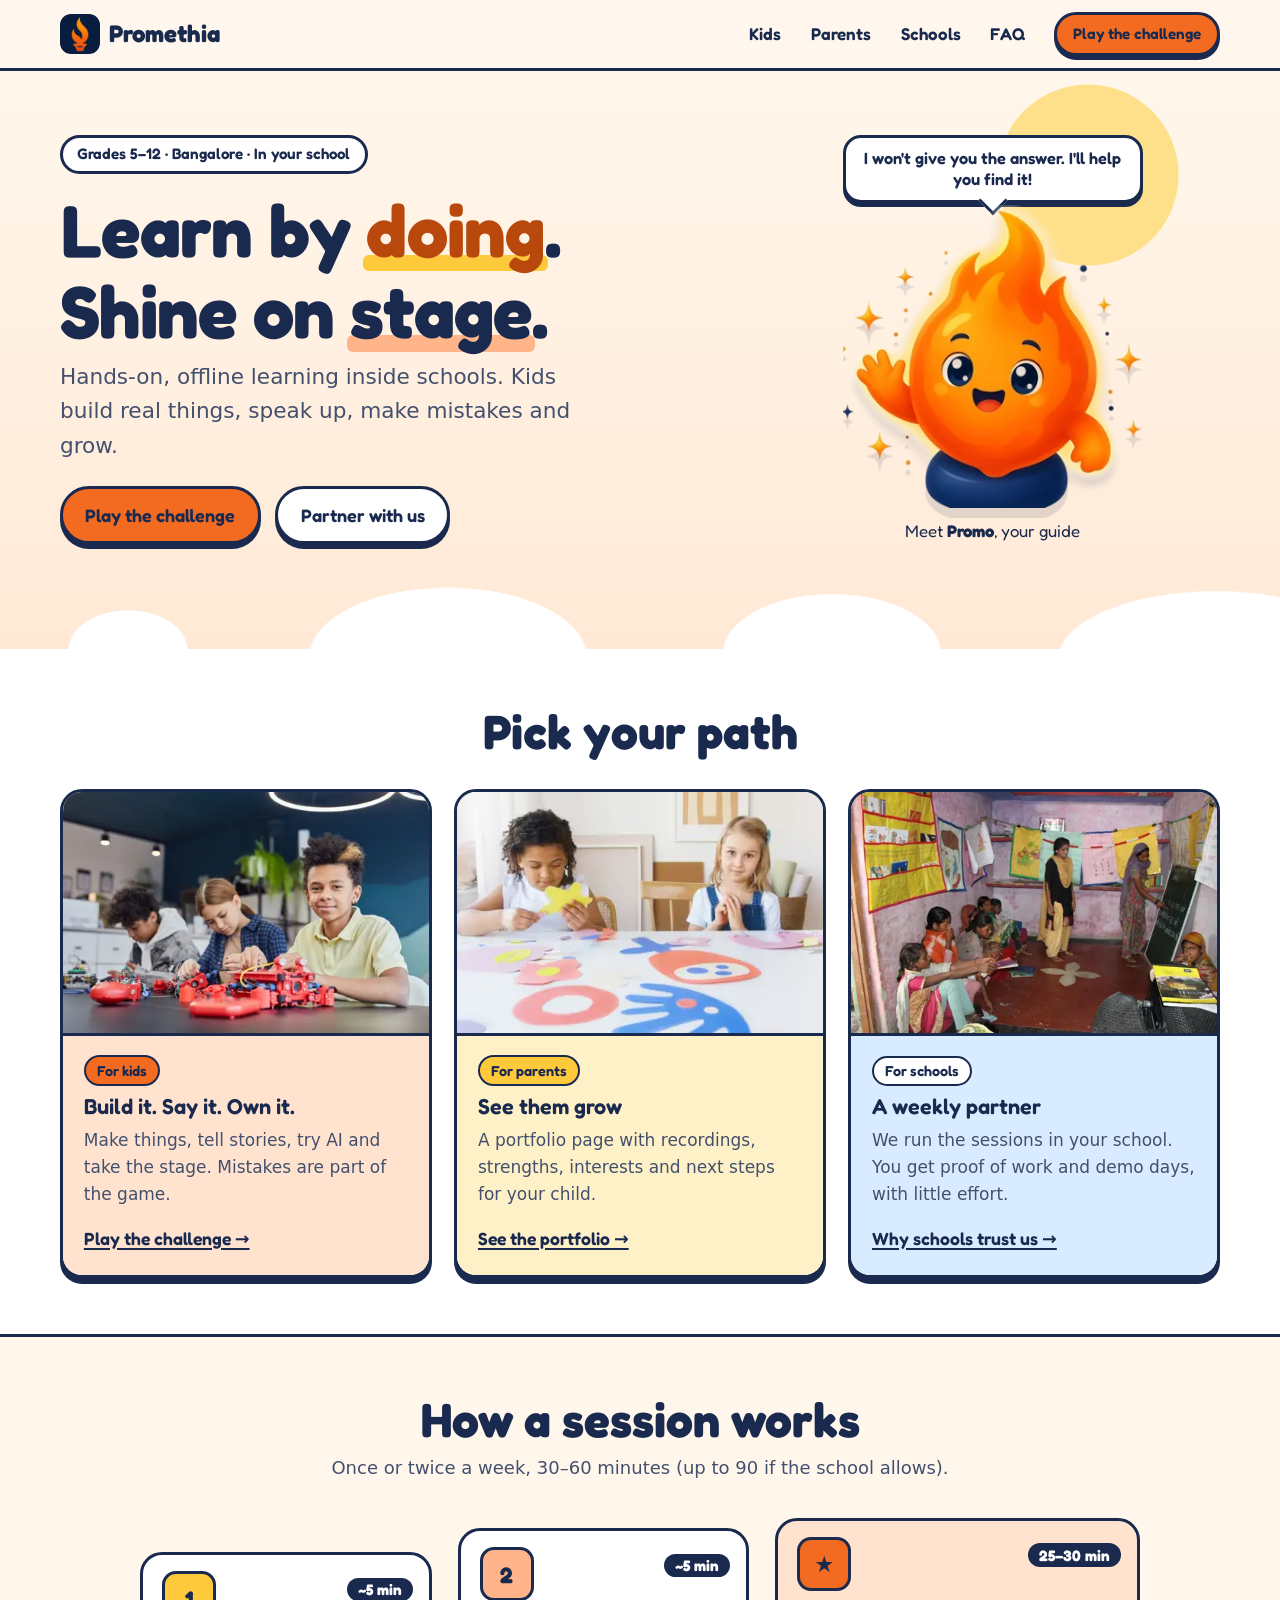
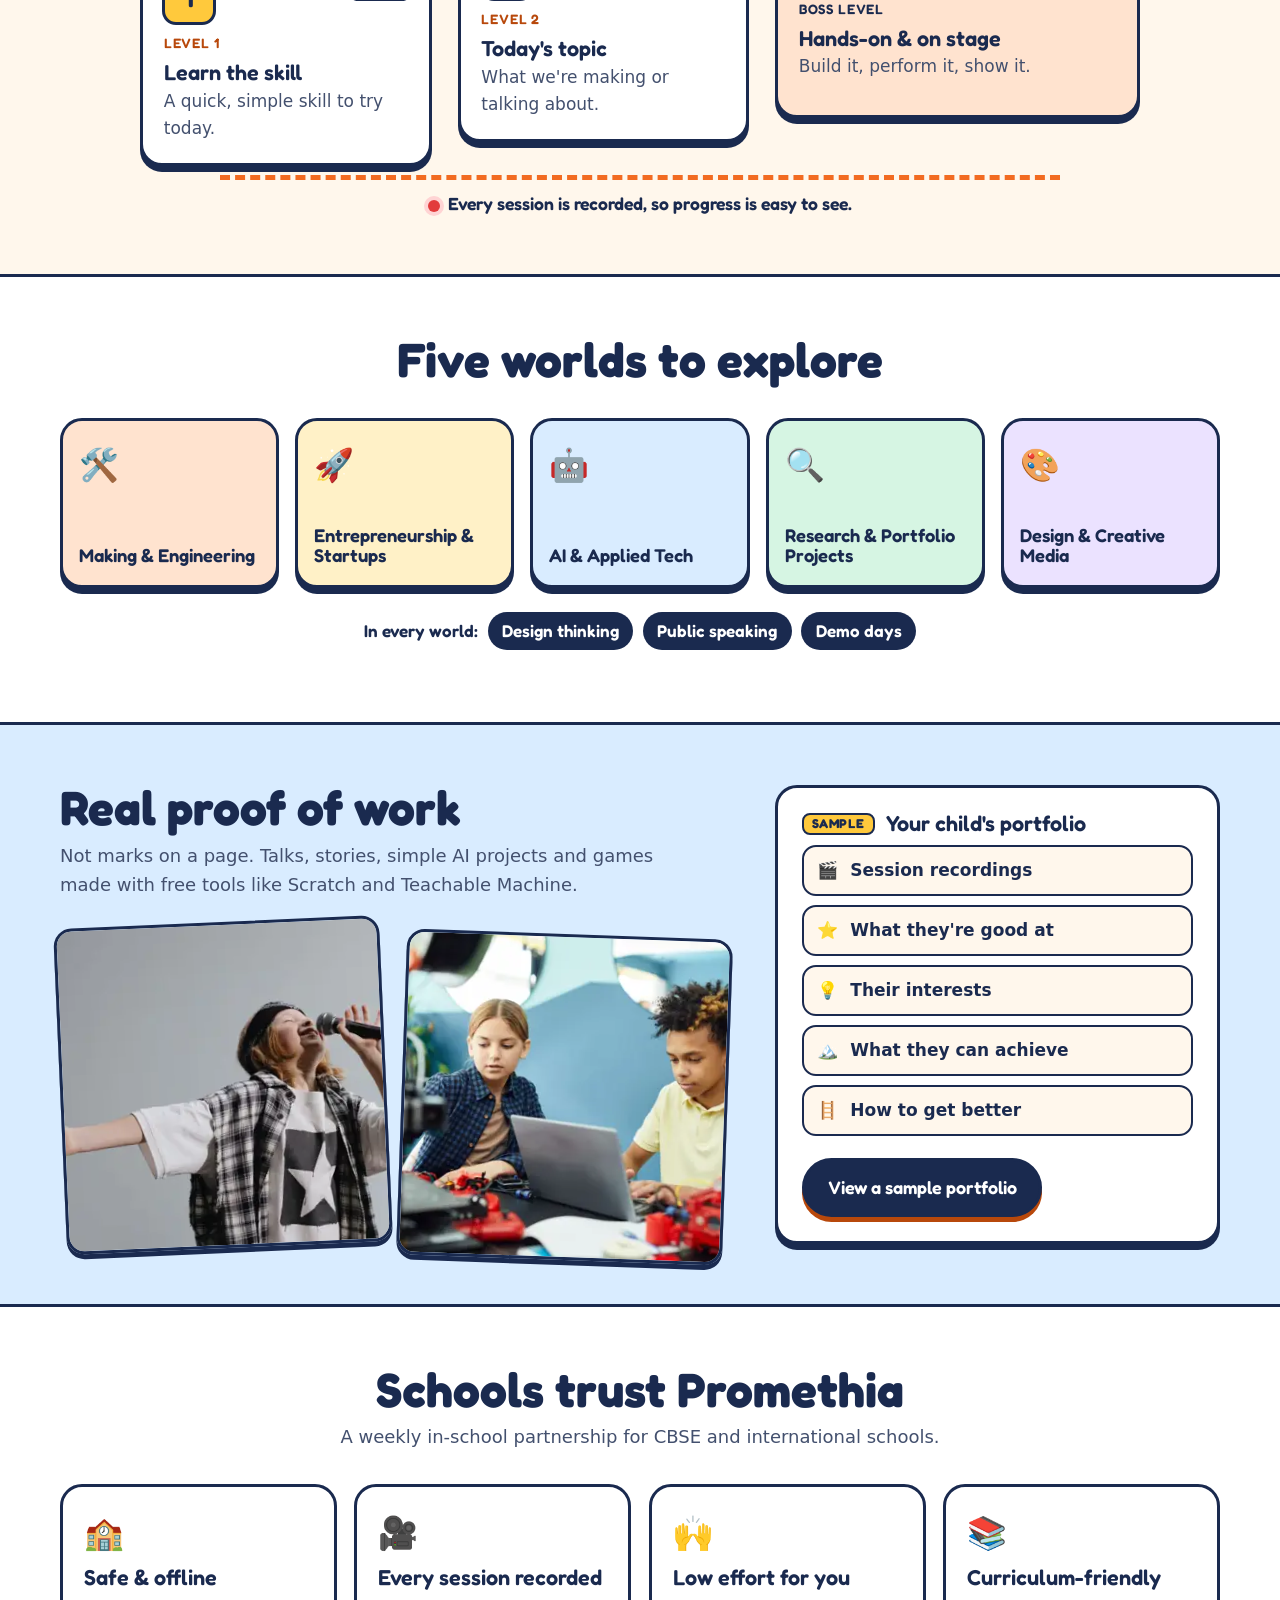
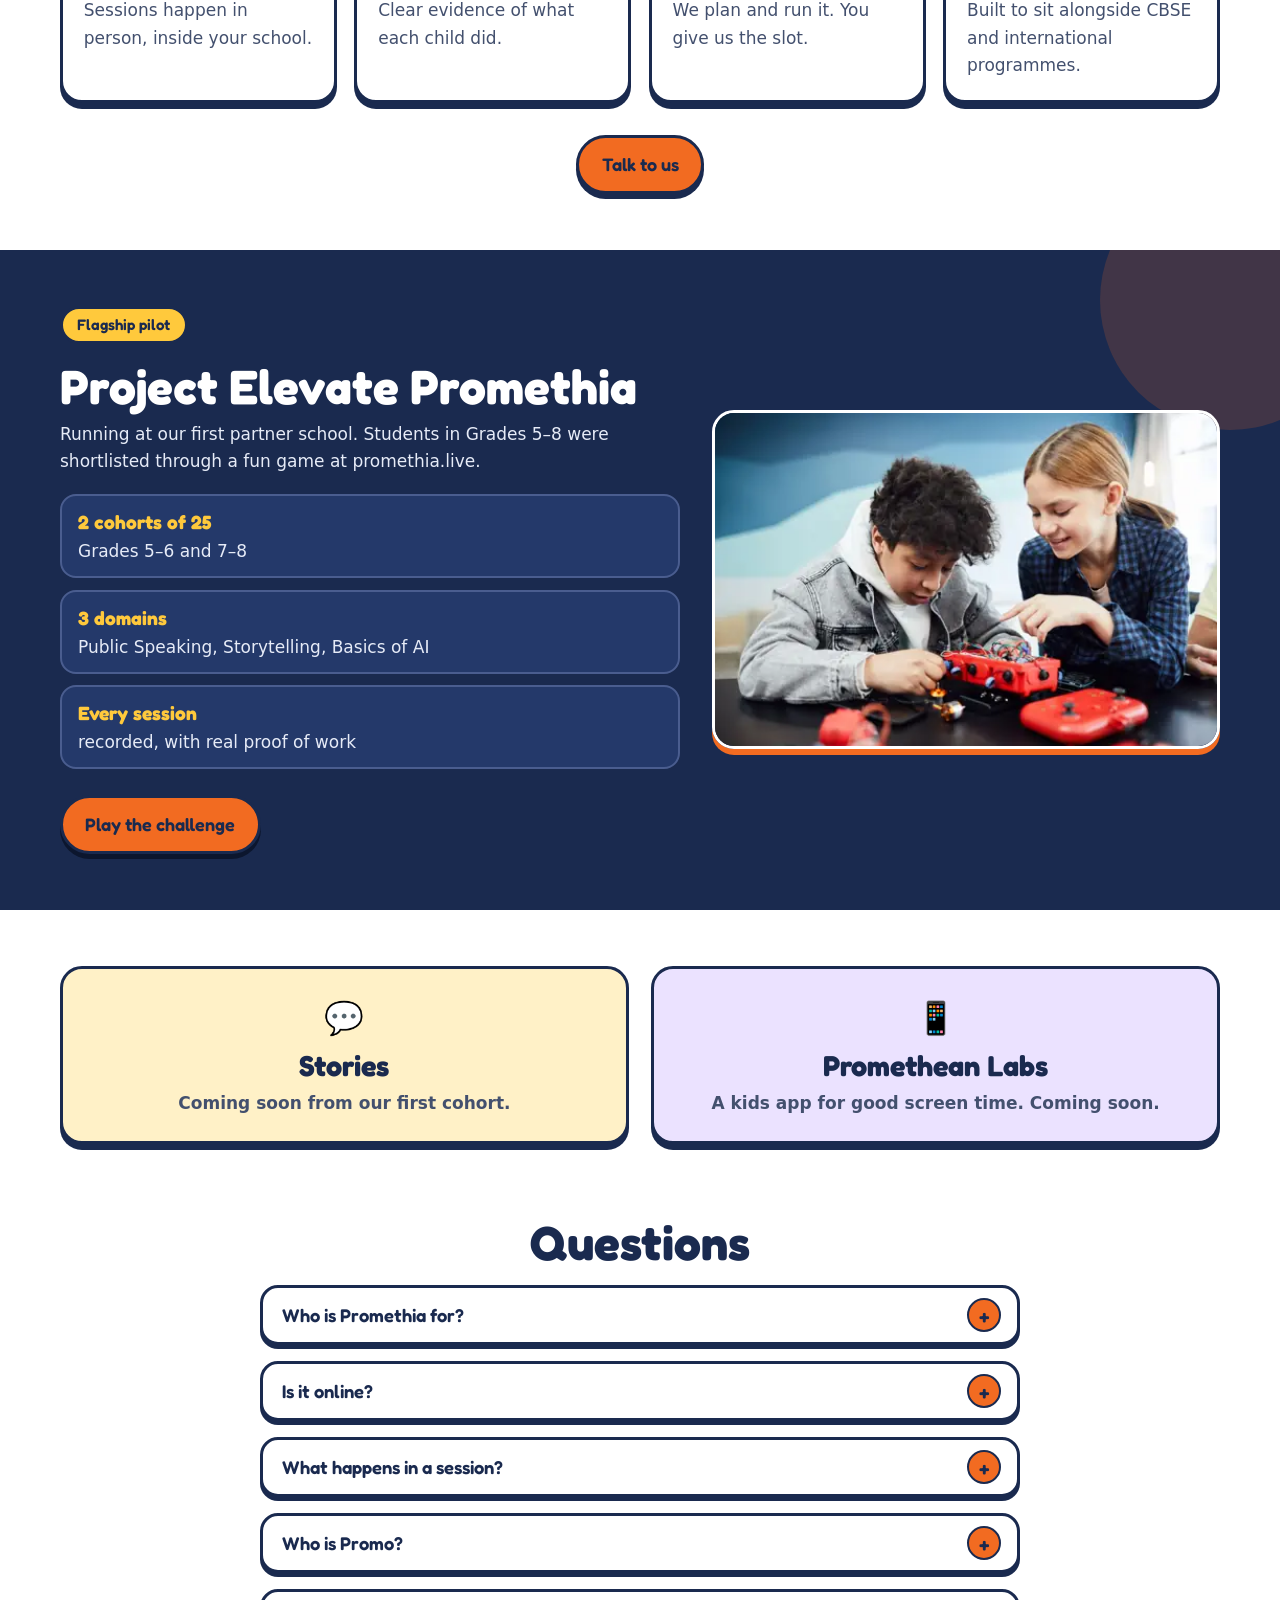
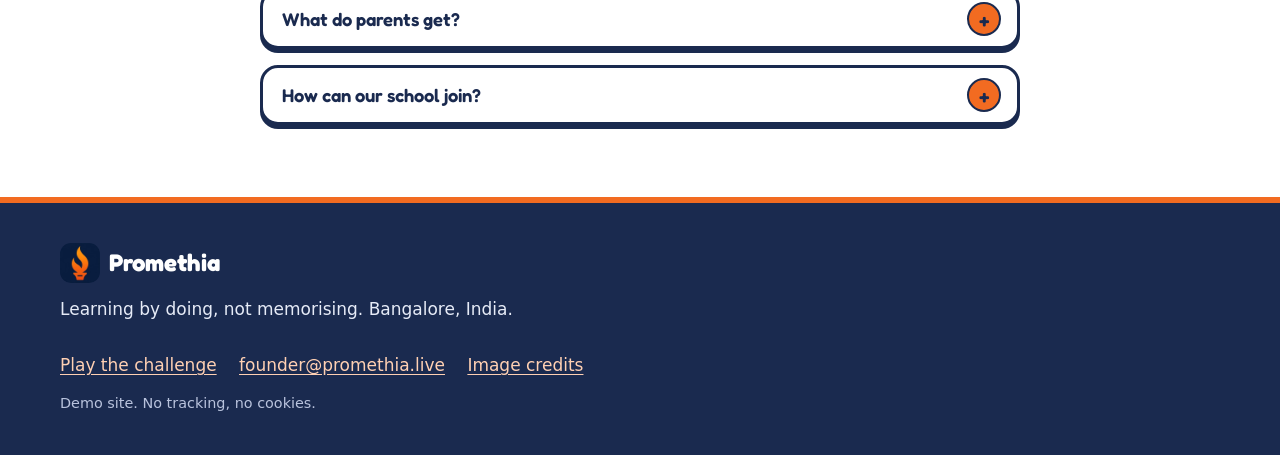
<file: index.html>
<!doctype html>
<html lang="en-IN">
<head>
<meta charset="utf-8">
<meta name="viewport" content="width=device-width, initial-scale=1">
<title>Promethia · Learn by doing, shine on stage</title>
<meta name="description" content="Promethia runs offline, hands-on cohort learning inside schools in Bangalore for Grades 5–12. Kids build, perform on stage, make mistakes and grow.">
<meta name="theme-color" content="#1a2a4f">
<meta property="og:title" content="Promethia · Learn by doing, shine on stage">
<meta property="og:description" content="Offline, hands-on, school-partnered cohort learning in Bangalore for Grades 5–12.">
<meta property="og:image" content="assets/img/logo-mark.png">
<link rel="icon" type="image/png" sizes="32x32" href="assets/img/favicon-32.png">
<link rel="apple-touch-icon" href="assets/img/apple-touch-icon.png">
<link rel="preload" href="assets/fonts/fredoka-latin.woff2" as="font" type="font/woff2" crossorigin>
<link rel="stylesheet" href="assets/style.css">
</head>
<body>
<a class="skip" href="#main">Skip to content</a>

<header class="top">
  <div class="wrap top-in">
    <a class="brand" href="#top" aria-label="Promethia home">
      <img src="assets/img/logo-mark.webp" width="40" height="40" alt="">
      <span>Promethia</span>
    </a>
    <nav aria-label="Main">
      <ul class="nav">
        <li><a href="#kids">Kids</a></li>
        <li><a href="#parents">Parents</a></li>
        <li><a href="#schools">Schools</a></li>
        <li><a href="#faq">FAQ</a></li>
      </ul>
    </nav>
    <a class="btn btn-sm" href="https://promethia.live">Play the challenge</a>
  </div>
</header>

<main id="main">

<!-- HERO -->
<section class="hero" id="top">
  <div class="wrap hero-in">
    <div class="hero-copy">
      <p class="eyebrow">Grades 5–12 · Bangalore · In your school</p>
      <h1>Learn by <span class="hl">doing</span>.<br>Shine on <span class="hl hl-2">stage</span>.</h1>
      <p class="lead">Hands-on, offline learning inside schools. Kids build real things, speak up, make mistakes and grow.</p>
      <div class="ctas">
        <a class="btn" href="https://promethia.live">Play the challenge</a>
        <a class="btn btn-ghost" href="mailto:founder@promethia.live?subject=Partner%20with%20Promethia">Partner with us</a>
      </div>
    </div>
    <div class="hero-art">
      <div class="promo-wrap">
        <button class="bubble" type="button" id="promo-bubble" aria-live="polite" title="Tap for another tip from Promo">I won't give you the answer. I'll help you find it!</button>
        <img class="promo" id="promo" src="assets/img/promo.webp" width="317" height="320" alt="Promo, Promethia's friendly torch-flame guide, waving hello">
      </div>
      <p class="promo-name">Meet <strong>Promo</strong>, your guide</p>
    </div>
  </div>
  <div class="hills" aria-hidden="true"></div>
</section>

<!-- AUDIENCE PATHS -->
<section class="section" aria-labelledby="paths-h">
  <div class="wrap">
    <h2 id="paths-h" class="center">Pick your path</h2>
    <div class="paths">
      <article class="card path path-kids" id="kids">
        <img src="assets/img/robotics-team-480.webp" srcset="assets/img/robotics-team-480.webp 480w, assets/img/robotics-team-900.webp 900w" sizes="(min-width:860px) 380px, 90vw" width="480" height="320" loading="lazy" alt="Three kids building a red robot together at a classroom table">
        <div class="card-body">
          <span class="tag">For kids</span>
          <h3>Build it. Say it. Own it.</h3>
          <p>Make things, tell stories, try AI and take the stage. Mistakes are part of the game.</p>
          <a class="link" href="https://promethia.live">Play the challenge →</a>
        </div>
      </article>
      <article class="card path path-parents" id="parents">
        <img src="assets/img/design-480.webp" srcset="assets/img/design-480.webp 480w, assets/img/design-900.webp 900w" sizes="(min-width:860px) 380px, 90vw" width="480" height="270" loading="lazy" alt="Two children smiling while making colourful paper shapes">
        <div class="card-body">
          <span class="tag">For parents</span>
          <h3>See them grow</h3>
          <p>A portfolio page with recordings, strengths, interests and next steps for your child.</p>
          <a class="link" href="#proof">See the portfolio →</a>
        </div>
      </article>
      <article class="card path path-schools">
        <img src="assets/img/classroom-india-480.webp" srcset="assets/img/classroom-india-480.webp 480w, assets/img/classroom-india-900.webp 900w" sizes="(min-width:860px) 380px, 90vw" width="480" height="320" loading="lazy" alt="Students and teachers in a bright Indian classroom decorated with charts">
        <div class="card-body">
          <span class="tag">For schools</span>
          <h3>A weekly partner</h3>
          <p>We run the sessions in your school. You get proof of work and demo days, with little effort.</p>
          <a class="link" href="#schools">Why schools trust us →</a>
        </div>
      </article>
    </div>
  </div>
</section>

<!-- SESSION QUEST -->
<section class="section quest-sec" aria-labelledby="quest-h">
  <div class="wrap">
    <h2 id="quest-h" class="center">How a session works</h2>
    <p class="sub center">Once or twice a week, 30–60 minutes (up to 90 if the school allows).</p>
    <ol class="quest">
      <li class="step s1">
        <span class="lvl">Level 1</span>
        <span class="mins">~5 min</span>
        <h3>Learn the skill</h3>
        <p>A quick, simple skill to try today.</p>
      </li>
      <li class="step s2">
        <span class="lvl">Level 2</span>
        <span class="mins">~5 min</span>
        <h3>Today's topic</h3>
        <p>What we're making or talking about.</p>
      </li>
      <li class="step s3">
        <span class="lvl">Boss level</span>
        <span class="mins">25–30 min</span>
        <h3>Hands-on &amp; on stage</h3>
        <p>Build it, perform it, show it.</p>
      </li>
    </ol>
    <p class="note center"><span class="dot" aria-hidden="true"></span> Every session is recorded, so progress is easy to see.</p>
  </div>
</section>

<!-- DOMAINS -->
<section class="section" aria-labelledby="dom-h">
  <div class="wrap">
    <h2 id="dom-h" class="center">Five worlds to explore</h2>
    <ul class="tiles">
      <li class="tile t1"><span class="ico" aria-hidden="true">🛠️</span><h3>Making &amp; Engineering</h3></li>
      <li class="tile t2"><span class="ico" aria-hidden="true">🚀</span><h3>Entrepreneurship &amp; Startups</h3></li>
      <li class="tile t3"><span class="ico" aria-hidden="true">🤖</span><h3>AI &amp; Applied Tech</h3></li>
      <li class="tile t4"><span class="ico" aria-hidden="true">🔍</span><h3>Research &amp; Portfolio Projects</h3></li>
      <li class="tile t5"><span class="ico" aria-hidden="true">🎨</span><h3>Design &amp; Creative Media</h3></li>
    </ul>
    <p class="chips center" aria-label="Across every domain">
      <span>In every world:</span>
      <span class="chip">Design thinking</span>
      <span class="chip">Public speaking</span>
      <span class="chip">Demo days</span>
    </p>
  </div>
</section>

<!-- PROOF + PORTFOLIO -->
<section class="section proof-sec" id="proof" aria-labelledby="proof-h">
  <div class="wrap proof">
    <div>
      <h2 id="proof-h">Real proof of work</h2>
      <p class="sub">Not marks on a page. Talks, stories, simple AI projects and games made with free tools like Scratch and Teachable Machine.</p>
      <div class="collage">
        <img src="assets/img/stage-480.webp" srcset="assets/img/stage-480.webp 480w, assets/img/stage-900.webp 900w" sizes="(min-width:860px) 380px, 90vw" width="480" height="320" loading="lazy" alt="A child singing confidently into a microphone">
        <img src="assets/img/ai-laptop-480.webp" srcset="assets/img/ai-laptop-480.webp 480w, assets/img/ai-laptop-900.webp 900w" sizes="(min-width:860px) 380px, 90vw" width="480" height="320" loading="lazy" alt="Two kids working together on a laptop beside a robot kit">
      </div>
    </div>
    <div class="portfolio card" aria-label="Sample portfolio page preview">
      <div class="pf-head">
        <span class="badge">Sample</span>
        <h3>Your child's portfolio</h3>
      </div>
      <ul class="pf-list">
        <li><span aria-hidden="true">🎬</span> Session recordings</li>
        <li><span aria-hidden="true">⭐</span> What they're good at</li>
        <li><span aria-hidden="true">💡</span> Their interests</li>
        <li><span aria-hidden="true">🏔️</span> What they can achieve</li>
        <li><span aria-hidden="true">🪜</span> How to get better</li>
      </ul>
      <a class="btn btn-navy" href="https://soulcloude00.github.io/promethia-portfolio-demo/">View a sample portfolio</a>
    </div>
  </div>
</section>

<!-- SCHOOLS -->
<section class="section schools-sec" id="schools" aria-labelledby="sch-h">
  <div class="wrap">
    <h2 id="sch-h" class="center">Schools trust Promethia</h2>
    <p class="sub center">A weekly in-school partnership for CBSE and international schools.</p>
    <ul class="trust">
      <li class="card"><span class="ico" aria-hidden="true">🏫</span><h3>Safe &amp; offline</h3><p>Sessions happen in person, inside your school.</p></li>
      <li class="card"><span class="ico" aria-hidden="true">🎥</span><h3>Every session recorded</h3><p>Clear evidence of what each child did.</p></li>
      <li class="card"><span class="ico" aria-hidden="true">🙌</span><h3>Low effort for you</h3><p>We plan and run it. You give us the slot.</p></li>
      <li class="card"><span class="ico" aria-hidden="true">📚</span><h3>Curriculum-friendly</h3><p>Built to sit alongside CBSE and international programmes.</p></li>
    </ul>
    <div class="center"><a class="btn" href="mailto:founder@promethia.live?subject=Promethia%20for%20our%20school">Talk to us</a></div>
  </div>
</section>

<!-- PILOT -->
<section class="pilot" aria-labelledby="pilot-h">
  <div class="wrap pilot-in">
    <div>
      <p class="eyebrow eyebrow-light">Flagship pilot</p>
      <h2 id="pilot-h">Project Elevate Promethia</h2>
      <p>Running at our first partner school. Students in Grades 5–8 were shortlisted through a fun game at promethia.live.</p>
      <ul class="pilot-facts">
        <li><strong>2 cohorts of 25</strong> Grades 5–6 and 7–8</li>
        <li><strong>3 domains</strong> Public Speaking, Storytelling, Basics of AI</li>
        <li><strong>Every session</strong> recorded, with real proof of work</li>
      </ul>
      <a class="btn" href="https://promethia.live">Play the challenge</a>
    </div>
    <img src="assets/img/making-480.webp" srcset="assets/img/making-480.webp 480w, assets/img/making-900.webp 900w" sizes="(min-width:860px) 380px, 90vw" width="480" height="320" loading="lazy" alt="A boy and a girl wiring up a small robot together">
  </div>
</section>

<!-- TESTIMONIALS + COMING SOON -->
<section class="section" aria-label="Stories and what's next">
  <div class="wrap duo">
    <div class="card soon">
      <span class="ico" aria-hidden="true">💬</span>
      <h2>Stories</h2>
      <p>Coming soon from our first cohort.</p>
    </div>
    <div class="card soon soon-app">
      <span class="ico" aria-hidden="true">📱</span>
      <h2>Promethean Labs</h2>
      <p>A kids app for good screen time. Coming soon.</p>
    </div>
  </div>
</section>

<!-- FAQ -->
<section class="section faq-sec" id="faq" aria-labelledby="faq-h">
  <div class="wrap narrow">
    <h2 id="faq-h" class="center">Questions</h2>
    <details>
      <summary>Who is Promethia for?</summary>
      <p>Students in Grades 5–12 today, and all grades later. We work through schools in Bangalore.</p>
    </details>
    <details>
      <summary>Is it online?</summary>
      <p>No. Promethia is offline and hands-on. Sessions happen in person at school, in small cohorts.</p>
    </details>
    <details>
      <summary>What happens in a session?</summary>
      <p>About 5 minutes to learn a skill, 5 minutes on the day's topic, then 25–30 minutes hands-on or on stage. Sessions run 30–60 minutes, once or twice a week.</p>
    </details>
    <details>
      <summary>Who is Promo?</summary>
      <p>Promo is our torch-flame guide. Promo cheers kids on and asks good questions, but never gives away the answer.</p>
    </details>
    <details>
      <summary>What do parents get?</summary>
      <p>A portfolio page with session recordings, what your child is good at, their interests, what they can achieve and how to get better. <a href="https://soulcloude00.github.io/promethia-portfolio-demo/">See a sample</a>.</p>
    </details>
    <details>
      <summary>How can our school join?</summary>
      <p>Email <a href="mailto:founder@promethia.live">founder@promethia.live</a> and we'll set up a chat.</p>
    </details>
  </div>
</section>

</main>

<footer class="foot">
  <div class="wrap foot-in">
    <div class="brand brand-light">
      <img src="assets/img/logo-mark.webp" width="40" height="40" alt="">
      <span>Promethia</span>
    </div>
    <p>Learning by doing, not memorising. Bangalore, India.</p>
    <ul class="foot-links">
      <li><a href="https://promethia.live">Play the challenge</a></li>
      <li><a href="mailto:founder@promethia.live">founder@promethia.live</a></li>
      <li><a href="credits.html">Image credits</a></li>
    </ul>
    <p class="small">Demo site. No tracking, no cookies.</p>
  </div>
</footer>

<script src="assets/promo.js" defer></script>
</body>
</html>
</file>
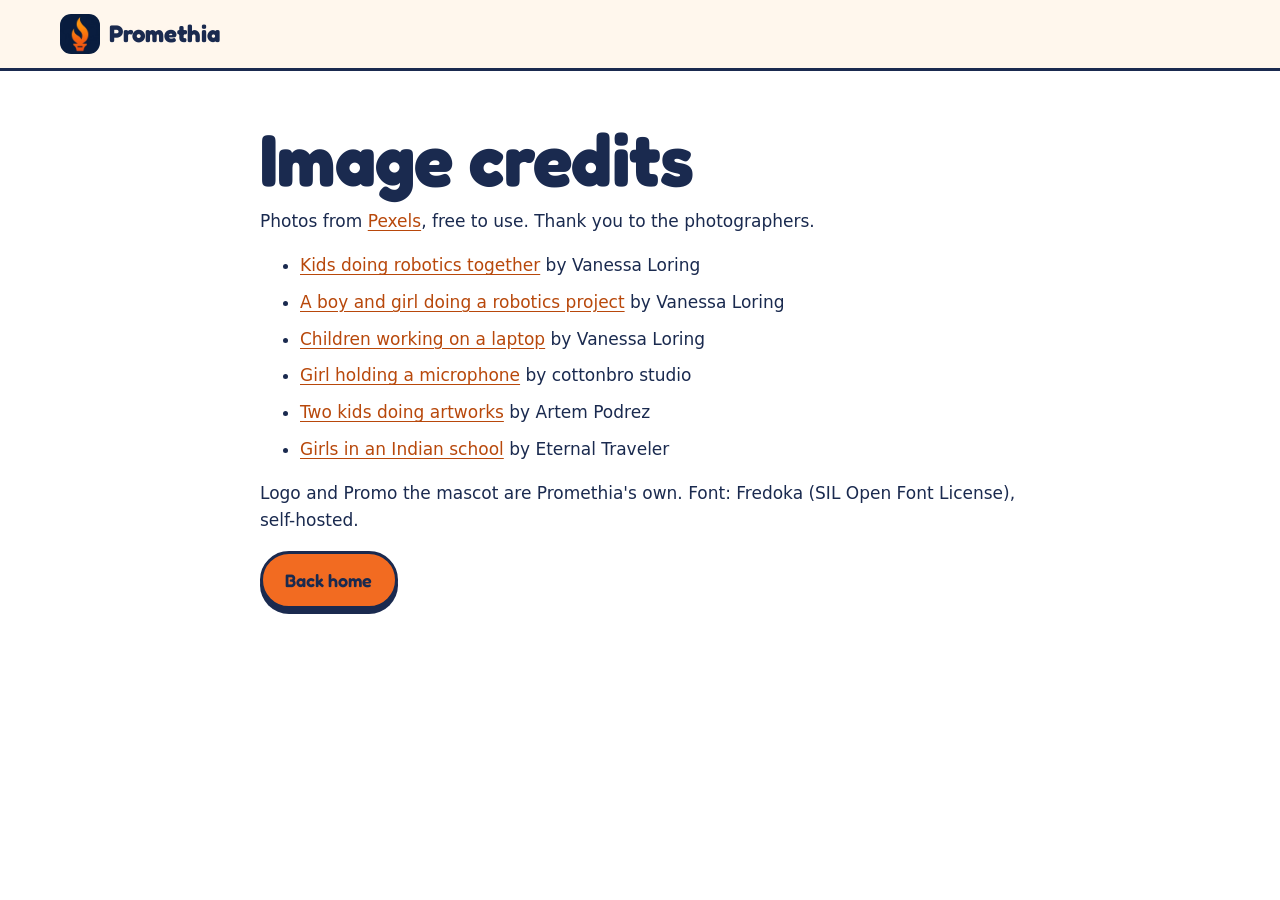
<file: credits.html>
<!doctype html>
<html lang="en-IN"><head><meta charset="utf-8"><meta name="viewport" content="width=device-width, initial-scale=1">
<title>Image credits · Promethia</title><link rel="icon" type="image/png" href="assets/img/favicon-32.png"><link rel="stylesheet" href="assets/style.css"></head>
<body>
<header class="top"><div class="wrap top-in"><a class="brand" href="./"><img src="assets/img/logo-mark.webp" width="40" height="40" alt=""><span>Promethia</span></a></div></header>
<main class="wrap narrow credits">
<h1>Image credits</h1>
<p>Photos from <a href="https://www.pexels.com/license/">Pexels</a>, free to use. Thank you to the photographers.</p>
<ul>
<li><a href="https://www.pexels.com/photo/young-children-doing-robotics-together-7868889/">Kids doing robotics together</a> by Vanessa Loring</li>
<li><a href="https://www.pexels.com/photo/a-boy-and-girl-doing-robotic-project-7869040/">A boy and girl doing a robotics project</a> by Vanessa Loring</li>
<li><a href="https://www.pexels.com/photo/focused-diverse-children-working-on-laptop-7869230/">Children working on a laptop</a> by Vanessa Loring</li>
<li><a href="https://www.pexels.com/photo/close-up-shot-of-a-girl-holding-a-microphone-9643919/">Girl holding a microphone</a> by cottonbro studio</li>
<li><a href="https://www.pexels.com/photo/two-kids-doing-some-artworks-6941091/">Two kids doing artworks</a> by Artem Podrez</li>
<li><a href="https://www.pexels.com/photo/girls-in-indian-school-12199101/">Girls in an Indian school</a> by Eternal Traveler</li>
</ul>
<p>Logo and Promo the mascot are Promethia's own. Font: Fredoka (SIL Open Font License), self-hosted.</p>
<p><a class="btn" href="./">Back home</a></p>
</main>
</body></html>
</file>
<file: assets/style.css>
@font-face{font-family:"Fredoka";src:url(fonts/fredoka-latin.woff2) format("woff2");font-weight:300 700;font-display:swap}
:root{
  --navy:#1a2a4f;--navy-2:#24396a;--orange:#f26b21;--orange-dk:#b8480b;
  --sun:#ffc93c;--peach:#ffe3cf;--cream:#fff7ec;--sky:#d9ecff;--mint:#d6f5e3;--lilac:#ebe2ff;
  --ink:#1a2a4f;--muted:#43506e;--r:22px;--line:3px solid var(--navy);--pop:0 6px 0 var(--navy);
  --head:"Fredoka",ui-rounded,"Segoe UI Rounded","Arial Rounded MT Bold",system-ui,sans-serif;
}
*{box-sizing:border-box}
html{scroll-behavior:smooth;-webkit-text-size-adjust:100%}
@media (prefers-reduced-motion:reduce){html{scroll-behavior:auto}*{animation:none!important;transition:none!important}}
body{margin:0;font:400 1.0625rem/1.6 system-ui,-apple-system,"Segoe UI",Roboto,sans-serif;color:var(--ink);background:#fff;overflow-x:hidden}
img{max-width:100%;height:auto;display:block}
a{color:var(--orange-dk);text-underline-offset:3px}
h1,h2,h3{font-family:var(--head);line-height:1.1;margin:0 0 .5rem;color:var(--navy);font-weight:700}
h1{font-size:clamp(2.6rem,9vw,4.6rem);letter-spacing:-.01em}
h2{font-size:clamp(2rem,6.5vw,3rem)}
h3{font-size:1.35rem;font-weight:600}
p{margin:0 0 1rem}
.wrap{width:min(1160px,100% - 2.5rem);margin-inline:auto}
.narrow{width:min(760px,100% - 2.5rem)}
.center{text-align:center}
.sub{color:var(--muted);font-size:1.125rem;max-width:40rem;margin-inline:auto}
.skip{position:absolute;left:-999px;top:0;background:var(--navy);color:#fff;padding:.6rem 1rem;z-index:99;border-radius:0 0 12px 0}
.skip:focus{left:0}
:focus-visible{outline:3px solid var(--orange);outline-offset:3px;border-radius:6px}

/* buttons */
.btn{display:inline-flex;align-items:center;justify-content:center;gap:.4rem;font-family:var(--head);font-weight:600;font-size:1.125rem;
  color:var(--navy);background:var(--orange);border:var(--line);border-radius:999px;padding:.75rem 1.4rem;text-decoration:none;
  box-shadow:0 5px 0 var(--navy);transition:transform .12s,box-shadow .12s;min-height:48px}
.btn:hover{transform:translateY(-2px);box-shadow:0 7px 0 var(--navy)}
.btn:active{transform:translateY(4px);box-shadow:0 1px 0 var(--navy)}
.btn-ghost{background:#fff}
.btn-navy{background:var(--navy);color:#fff;box-shadow:0 5px 0 var(--orange-dk)}
.btn-navy:hover{box-shadow:0 7px 0 var(--orange-dk)}
.btn-sm{font-size:.95rem;padding:.45rem 1rem;min-height:44px;box-shadow:0 4px 0 var(--navy)}

/* header */
.top{position:sticky;top:0;z-index:20;background:rgba(255,247,236,.94);backdrop-filter:blur(8px);border-bottom:3px solid var(--navy)}
.top-in{display:flex;align-items:center;gap:1rem;min-height:68px}
.brand{display:flex;align-items:center;gap:.55rem;font-family:var(--head);font-weight:700;font-size:1.5rem;color:var(--navy);text-decoration:none}
.brand img{width:40px;height:40px;border-radius:11px}
.top nav{margin-left:auto}
.top-in{flex-wrap:wrap}
.nav{display:flex;list-style:none;margin:0;padding:0;gap:.25rem}
@media (max-width:859px){.top nav{order:3;width:100%;margin:0 0 .45rem}.nav{justify-content:space-between}.nav a{padding:.35rem .7rem;font-size:.95rem;display:inline-block}.top .btn-sm{margin-left:auto}}
.nav a{font-family:var(--head);font-weight:600;color:var(--navy);text-decoration:none;padding:.5rem .8rem;border-radius:999px}
.nav a:hover{background:var(--peach)}

@media (max-width:420px){.brand span{font-size:1.3rem}.btn-sm{font-size:.85rem;padding:.4rem .75rem}}

/* hero */
.hero{position:relative;background:radial-gradient(circle at 85% 18%,#ffe08a 0 90px,transparent 91px),linear-gradient(180deg,var(--cream),#ffe9d6);padding:2.5rem 0 5.5rem;overflow:hidden}
.hero-in{display:grid;gap:1.5rem;align-items:center;position:relative;z-index:1}
.eyebrow{display:inline-block;font-family:var(--head);font-weight:600;background:#fff;border:var(--line);border-radius:999px;padding:.25rem .9rem;font-size:.95rem;margin-bottom:1rem}
.eyebrow-light{background:var(--sun);color:var(--navy)}
.hl{color:var(--orange-dk);position:relative;white-space:nowrap}
.hl::after{content:"";position:absolute;left:-2%;right:-2%;bottom:.04em;height:.22em;background:var(--sun);z-index:-1;border-radius:6px}
.hl-2{color:var(--navy)}
.hl-2::after{background:#ffb48a}
.lead{font-size:clamp(1.15rem,3.6vw,1.35rem);max-width:34rem;color:var(--muted)}
.ctas{display:flex;flex-wrap:wrap;gap:.9rem;margin-top:1.4rem}
.hero-art{display:flex;flex-direction:column;align-items:center}
.promo-wrap{position:relative;padding-top:4.4rem}
.promo{width:min(260px,62vw);animation:bob 3.2s ease-in-out infinite;cursor:pointer;filter:drop-shadow(0 10px 0 rgba(26,42,79,.12))}
@keyframes bob{50%{transform:translateY(-10px) rotate(-2deg)}}
.bubble{position:absolute;top:0;left:50%;transform:translateX(-50%);width:max-content;max-width:min(300px,82vw);font:600 1.02rem/1.3 var(--head);color:var(--navy);
  background:#fff;border:var(--line);border-radius:18px;padding:.6rem .9rem;box-shadow:0 4px 0 var(--navy);cursor:pointer;text-align:center}
.bubble::after{content:"";position:absolute;left:50%;bottom:-11px;width:18px;height:18px;background:#fff;border-right:var(--line);border-bottom:var(--line);transform:translateX(-50%) rotate(45deg)}
.promo-name{font-family:var(--head);margin:.6rem 0 0;font-size:1.05rem}
.hills{position:absolute;left:0;right:0;bottom:-1px;height:70px;background:
  radial-gradient(60px 40px at 10% 100%,#fff 98%,transparent),radial-gradient(140px 70px at 35% 110%,#fff 98%,transparent),
  radial-gradient(110px 60px at 65% 105%,#fff 98%,transparent),radial-gradient(160px 70px at 95% 115%,#fff 98%,transparent)}
@media (min-width:860px){.hero{padding:4rem 0 6.5rem}.hero-in{grid-template-columns:1.2fr .8fr}.promo{width:300px}}

/* sections */
.section{padding:3.5rem 0}
.card{background:#fff;border:var(--line);border-radius:var(--r);box-shadow:var(--pop)}
.paths{display:grid;gap:1.4rem;margin-top:2rem}
@media (min-width:760px){.paths{grid-template-columns:repeat(3,1fr)}}
.path{overflow:hidden;display:flex;flex-direction:column;transition:transform .15s}
.path:hover{transform:translateY(-4px) rotate(-.4deg)}
.path img{aspect-ratio:3/2;object-fit:cover;width:100%;border-bottom:var(--line)}
.card-body{padding:1.2rem 1.3rem 1.4rem;flex:1;display:flex;flex-direction:column}
.card-body p{color:var(--muted);flex:1}
.tag{align-self:flex-start;font-family:var(--head);font-weight:600;font-size:.9rem;border:2px solid var(--navy);border-radius:999px;padding:.1rem .7rem;margin-bottom:.6rem}
.path-kids .card-body{background:var(--peach)}.path-kids .tag{background:var(--orange)}
.path-parents .card-body{background:#fff1c7}.path-parents .tag{background:var(--sun)}
.path-schools .card-body{background:var(--sky)}.path-schools .tag{background:#fff}
.link{font-family:var(--head);font-weight:600;font-size:1.1rem;color:var(--navy);text-decoration-thickness:2px}

/* quest */
.quest-sec{background:var(--cream);border-block:3px solid var(--navy)}
.quest{list-style:none;padding:0;margin:2.2rem auto 1.5rem;display:grid;gap:1.6rem;max-width:1000px;position:relative}
.quest::before{content:"";position:absolute;left:34px;top:20px;bottom:20px;border-left:5px dashed var(--orange)}
.step{position:relative;background:#fff;border:var(--line);border-radius:var(--r);box-shadow:var(--pop);padding:1.1rem 1.2rem 1rem 5.4rem;min-height:110px}
.step::before{position:absolute;left:12px;top:1rem;width:48px;height:48px;border:var(--line);border-radius:14px;display:grid;place-items:center;font:700 1.4rem var(--head);color:var(--navy)}
.s1::before{content:"1";background:var(--sun)}.s2::before{content:"2";background:#ffb48a}.s3::before{content:"★";background:var(--orange)}
.step h3{margin:.3rem 0 .2rem}
.step p{margin:0;color:var(--muted)}
.lvl{font:600 .85rem var(--head);text-transform:uppercase;letter-spacing:.06em;color:var(--orange-dk)}
.mins{float:right;font:700 .95rem var(--head);background:var(--navy);color:#fff;border-radius:999px;padding:.15rem .7rem}
.s3{background:var(--peach)}
@media (min-width:860px){
  .quest{grid-template-columns:1fr 1fr 1.25fr;align-items:end}
  .quest::before{left:8%;right:8%;top:auto;bottom:-14px;border-left:0;border-top:5px dashed var(--orange)}
  .step{padding:4.6rem 1.3rem 1.3rem}.step::before{top:1rem;left:1.2rem}
  .s2{margin-bottom:1.5rem}.s3{margin-bottom:3rem;min-height:200px}
  .mins{position:absolute;right:1rem;top:1.4rem}
}
.note{font-family:var(--head);font-weight:600;font-size:1.1rem;margin:0}
.dot{display:inline-block;width:12px;height:12px;border-radius:50%;background:#e23b3b;margin-right:.3rem;vertical-align:middle;box-shadow:0 0 0 4px #ffd4d4}

/* tiles */
.tiles{list-style:none;padding:0;margin:2rem 0 1.5rem;display:grid;grid-template-columns:1fr 1fr;gap:1rem}
.tile{border:var(--line);border-radius:var(--r);box-shadow:var(--pop);padding:1.2rem 1rem;min-height:140px;display:flex;flex-direction:column;justify-content:space-between;transition:transform .15s}
.tile:hover{transform:translateY(-4px) rotate(.6deg)}
.tile h3{font-size:1.15rem;margin:0}
.tile .ico{font-size:2rem}
.t1{background:var(--peach)}.t2{background:#fff1c7}.t3{background:var(--sky)}.t4{background:var(--mint)}.t5{background:var(--lilac)}
.t5{grid-column:1/-1}
@media (min-width:860px){.tiles{grid-template-columns:repeat(5,1fr)}.t5{grid-column:auto}.tile{min-height:170px}}
.chips{display:flex;flex-wrap:wrap;gap:.6rem;justify-content:center;align-items:center;font-family:var(--head);font-weight:600}
.chip{background:var(--navy);color:#fff;border-radius:999px;padding:.35rem .9rem}

/* proof */
.proof-sec{background:var(--sky);border-block:3px solid var(--navy)}
.proof{display:grid;gap:2rem;align-items:center}
.proof .sub{margin-inline:0}
.collage{display:grid;grid-template-columns:1fr 1fr;gap:1rem;margin-top:1.4rem}
.collage img{border:var(--line);border-radius:18px;box-shadow:0 5px 0 var(--navy);aspect-ratio:1/1;object-fit:cover;width:100%}
.collage img:first-child{transform:rotate(-2.5deg)}.collage img:last-child{transform:rotate(2deg) translateY(12px)}
.portfolio{padding:1.5rem}
.pf-head{display:flex;align-items:center;gap:.7rem;flex-wrap:wrap;margin-bottom:.6rem}
.pf-head h3{margin:0}
.badge{background:var(--sun);border:2px solid var(--navy);border-radius:8px;font:700 .8rem var(--head);text-transform:uppercase;letter-spacing:.06em;padding:.1rem .5rem}
.pf-list{list-style:none;padding:0;margin:0 0 1.4rem;display:grid;gap:.6rem}
.pf-list li{background:var(--cream);border:2px solid var(--navy);border-radius:14px;padding:.6rem .8rem;font-weight:600}
.pf-list span{margin-right:.4rem}
@media (min-width:860px){.proof{grid-template-columns:1.2fr .8fr;gap:3rem}}

/* schools */
.trust{list-style:none;padding:0;margin:2rem 0;display:grid;gap:1.1rem}
.trust li{padding:1.3rem}
.trust p{margin:0;color:var(--muted)}
.trust .ico,.soon .ico{font-size:2rem;display:block;margin-bottom:.4rem}
@media (min-width:640px){.trust{grid-template-columns:1fr 1fr}}
@media (min-width:1000px){.trust{grid-template-columns:repeat(4,1fr)}}

/* pilot */
.pilot{background:var(--navy);color:#fff;padding:3.5rem 0;position:relative;overflow:hidden}
.pilot::before{content:"";position:absolute;right:-80px;top:-80px;width:260px;height:260px;border-radius:50%;background:var(--orange);opacity:.18}
.pilot h2{color:#fff}
.pilot p{color:#e6ebf7}
.pilot-in{display:grid;gap:2rem;align-items:center;position:relative}
.pilot img{border:3px solid #fff;border-radius:var(--r);box-shadow:0 6px 0 var(--orange);aspect-ratio:3/2;object-fit:cover;width:100%}
.pilot-facts{list-style:none;padding:0;margin:1.2rem 0 1.6rem;display:grid;gap:.7rem}
.pilot-facts li{background:var(--navy-2);border:2px solid #4a5d8f;border-radius:16px;padding:.7rem 1rem;color:#e6ebf7}
.pilot-facts strong{display:block;font-family:var(--head);font-size:1.2rem;color:var(--sun)}
.pilot .btn{box-shadow:0 5px 0 #0c162e}
@media (min-width:860px){.pilot-in{grid-template-columns:1.1fr .9fr}}

/* duo */
.duo{display:grid;gap:1.4rem}
.soon{padding:1.5rem;text-align:center;background:#fff1c7}
.soon h2{font-size:1.8rem}
.soon p{margin:0;font-weight:600;color:var(--muted)}
.soon-app{background:var(--lilac)}
@media (min-width:760px){.duo{grid-template-columns:1fr 1fr}}

/* faq */
.faq-sec{padding-top:1rem}
details{border:var(--line);border-radius:18px;background:#fff;box-shadow:0 4px 0 var(--navy);margin:1rem 0;overflow:hidden}
summary{cursor:pointer;list-style:none;font:600 1.15rem var(--head);padding:1rem 3rem 1rem 1.2rem;position:relative;min-height:48px}
summary::-webkit-details-marker{display:none}
summary::after{content:"+";position:absolute;right:1rem;top:50%;transform:translateY(-50%);width:30px;height:30px;border-radius:50%;background:var(--orange);display:grid;place-items:center;font-size:1.3rem;border:2px solid var(--navy)}
details[open] summary::after{content:"–";background:var(--sun)}
details[open] summary{background:var(--cream);border-bottom:2px solid var(--navy)}
details p{padding:1rem 1.2rem 0;color:var(--muted)}

/* footer */
.foot{background:var(--navy);color:#e6ebf7;padding:2.5rem 0;border-top:6px solid var(--orange)}
.foot-in{display:grid;gap:.8rem}
.brand-light{color:#fff}
.foot a{color:#ffd0b3}
.foot-links{list-style:none;padding:0;margin:0;display:flex;flex-wrap:wrap;gap:.4rem 1.4rem}
.small{font-size:.9rem;color:#b9c3dd;margin:0}

/* credits page */
.credits{padding:3rem 0}
.credits li{margin-bottom:.6rem}
.s3 .lvl{color:var(--navy)}
.pilot .eyebrow{color:var(--navy)}
</file>
